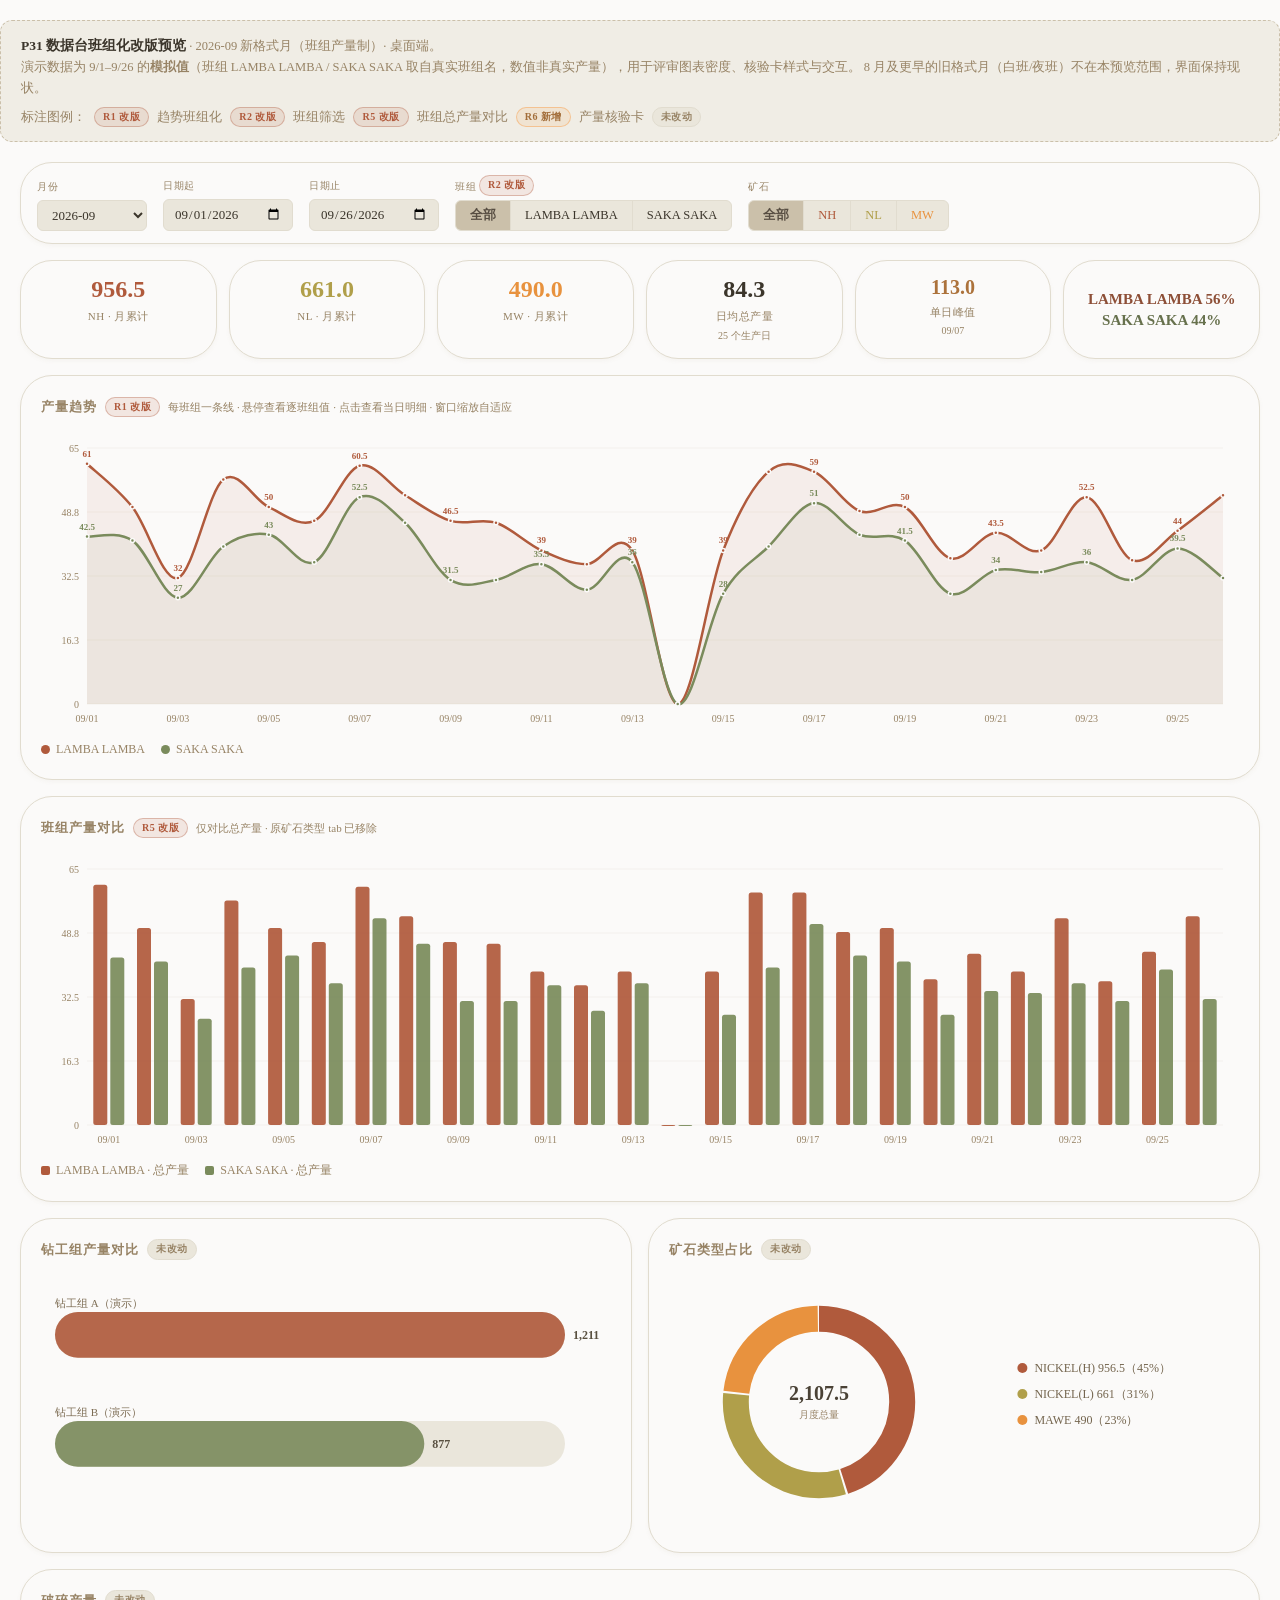
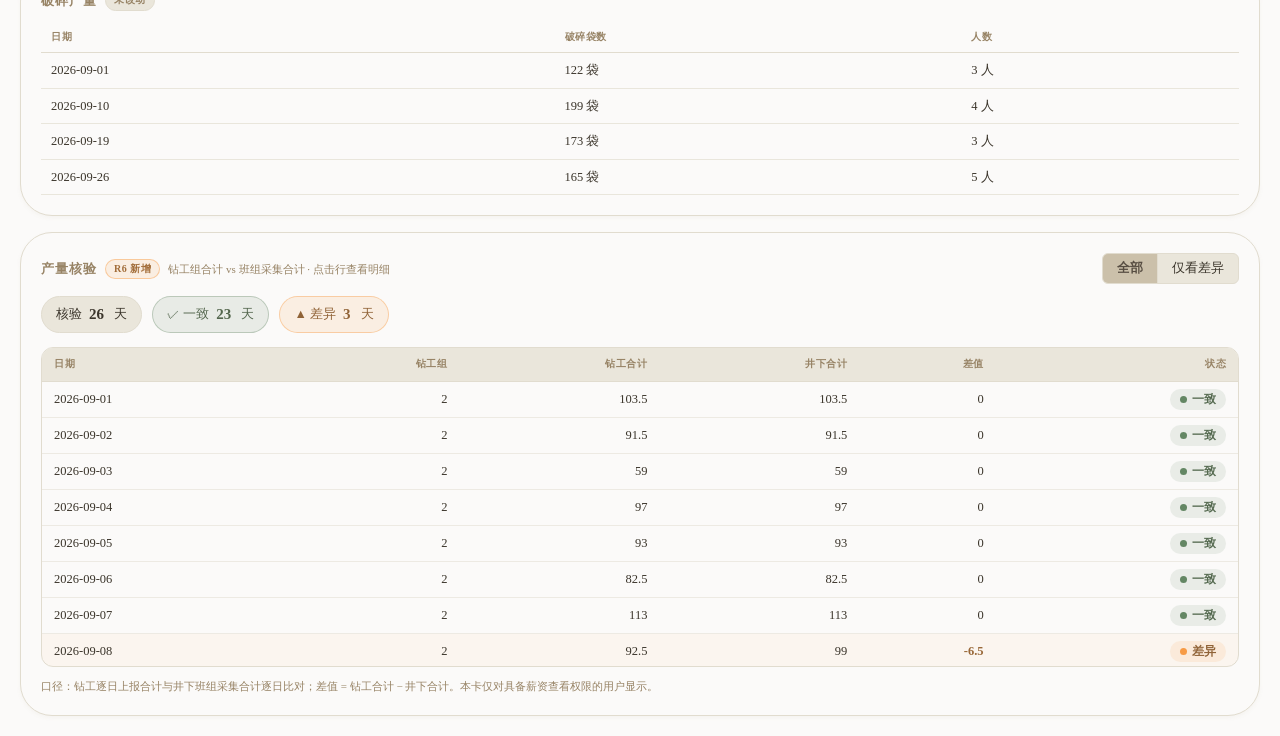
<file: docs/P31_DASHBOARD_TEAM_PREVIEW.html>
<!DOCTYPE html>
<html lang="zh-CN">
<head>
<meta charset="UTF-8">
<meta name="viewport" content="width=device-width, initial-scale=1.0">
<title>数据台班组化改版预览 · P31</title>
<style>
/* ════════════════════════════════════════════════
   P31 数据台班组化改版预览
   Tokens 绑定自 enprizon-salary/static/css/style.css（Golden Time 体系）
   ════════════════════════════════════════════════ */
:root {
  --background: hsl(40 16% 98%);
  --card: hsl(40 16% 98%);
  --foreground: hsl(37.5 15.69% 20%);
  --muted-foreground: hsl(36 19.84% 49.41%);
  --primary: hsl(37.5 15.69% 20%);
  --secondary: hsl(55 24% 49.02%);
  --muted: hsl(44 26.32% 88.82%);
  --accent: hsl(40 24.09% 73.14%);
  --accent-foreground: hsl(30 14% 30%);
  --border: hsl(43.33 23.08% 84.71%);
  --input: hsl(44 26.32% 88.82%);
  --ring: hsl(37.5 15.69% 20%);
  --radius: 2rem;
  --shadow: 0 2px 4px 0 hsl(35 15% 50% / 0.06);
  --success: hsl(120 15% 46%);
  --success-bg: hsl(120 15% 46% / 0.12);
  --warning: hsl(28.99 91.75% 61.96%);
  --warning-bg: hsl(28.99 91.75% 61.96% / 0.12);
  /* 矿石语义色（style.css:2377-2382） */
  --nh-color: #B05A3C;
  --nh-color-bg: rgba(176,90,60,0.12);
  --nl-color: #B09F4A;
  --nl-color-bg: rgba(176,159,74,0.12);
  --mw-color: #E8923E;
  --mw-color-bg: rgba(232,146,62,0.12);
  /* 班组线色（P31 新增，暖色系派生） */
  --team-1: #B05A3C;
  --team-2: #7A8B5C;
  /* 全局字体：Georgia 的数字默认为 oldstyle（高低不齐），改用默认 lining 的 Times 回退；
     body 上全局声明 lining+tabular，Fraunces 加载时同样生效 */
  --font-main: 'Fraunces', 'Times New Roman', ui-serif, serif;
  --text: var(--foreground);
  --text-muted: var(--muted-foreground);
}
* { box-sizing: border-box; margin: 0; padding: 0; }
html { -webkit-text-size-adjust: 100%; }
body {
  font-family: var(--font-main);
  font-variant-numeric: lining-nums tabular-nums;
  background: var(--background);
  color: var(--text);
  font-size: 14px;
  line-height: 1.65;
  min-height: 100vh;
  -webkit-font-smoothing: antialiased;
}
button { font-family: var(--font-main); cursor: pointer; }
:focus-visible { outline: 2px solid var(--ring); outline-offset: 1px; border-radius: 4px; }

/* ── 预览横幅（评审用，非产品 UI） ── */
.preview-banner {
  max-width: 1440px;
  margin: 20px auto 0;
  padding: 14px 20px;
  border: 1px dashed var(--accent);
  border-radius: 12px;
  background: hsl(44 26.32% 92%);
  font-size: 12.5px;
  color: var(--text-muted);
}
.preview-banner strong { color: var(--text); font-size: 13.5px; }
.preview-banner .legend { display: flex; gap: 8px; flex-wrap: wrap; margin-top: 8px; align-items: center; }
.rev-chip {
  display: inline-block;
  font-size: 10px;
  font-weight: 600;
  letter-spacing: 0.5px;
  padding: 1px 8px;
  border-radius: 999px;
  white-space: nowrap;
  vertical-align: 2px;
}
.rev-chip.new { background: var(--warning-bg); color: color-mix(in srgb, var(--warning) 55%, var(--foreground)); border: 1px solid color-mix(in srgb, var(--warning) 45%, transparent); }
.rev-chip.mod { background: var(--nh-color-bg); color: var(--nh-color); border: 1px solid color-mix(in srgb, var(--nh-color) 35%, transparent); }
.rev-chip.keep { background: var(--muted); color: var(--text-muted); border: 1px solid var(--border); }

/* ── 主内容（对齐 .main） ── */
.main { max-width: 1440px; margin: 0 auto; padding: 20px; }
.data-dashboard { display: grid; gap: 16px; grid-template-columns: 1fr; }
.data-dashboard > .card { min-width: 0; } /* R3 修复：grid 子项可收缩 */

.card {
  background: var(--card);
  border: 1px solid var(--border);
  border-radius: var(--radius);
  padding: 20px;
  box-shadow: var(--shadow);
  transition: border-color 0.2s ease, box-shadow 0.2s ease;
}
.card:hover { border-color: var(--accent); }

/* ── 控制栏（对齐 .dash-controls） ── */
.dash-controls { padding: 12px 16px; }
.dash-controls-row { display: flex; gap: 16px; align-items: flex-end; flex-wrap: wrap; }
.dash-ctrl-group { display: flex; flex-direction: column; gap: 4px; }
.dash-ctrl-label { font-size: 10px; text-transform: uppercase; letter-spacing: 0.5px; color: var(--text-muted); }
.dash-select {
  background: var(--input); color: var(--foreground);
  border: 1px solid var(--border); border-radius: 6px;
  padding: 6px 10px; font-size: 13px; min-width: 110px;
  cursor: pointer; font-family: var(--font-main);
}
.dash-input {
  background: var(--input); color: var(--foreground);
  border: 1px solid var(--border); border-radius: 6px;
  padding: 6px 10px; font-size: 13px; width: 130px;
  font-family: var(--font-main);
}
.dash-segmented { display: inline-flex; background: var(--input); border: 1px solid var(--border); border-radius: 6px; overflow: hidden; }
.dash-seg-btn {
  border: none; background: transparent; color: var(--text);
  padding: 7px 14px; font-size: 12.5px; line-height: 1.2;
  border-right: 1px solid var(--border);
  transition: background 0.15s ease;
  min-width: 44px;
}
.dash-seg-btn:last-child { border-right: none; }
.dash-seg-btn:hover { background: hsl(44 26% 82%); } /* L 88.82→82，仅背景位移 */
.dash-seg-btn.active { background: var(--accent); color: var(--accent-foreground); font-weight: 600; }

/* ── KPI（对齐 .dash-kpi-grid / .stat-glass） ── */
.dash-kpi-grid { display: grid; grid-template-columns: repeat(6, 1fr); gap: 12px; }
.stat-glass {
  padding: 14px 12px; text-align: center;
  border-radius: var(--radius); border: 1px solid var(--border);
  background: var(--card); box-shadow: var(--shadow);
  transition: border-color 0.2s ease;
}
.stat-glass:hover { border-color: var(--accent); }
.stat-glass .value { font-size: 24px; font-weight: 700; line-height: 1.2; }
/* KPI 数值字体规范：lining + 等宽数字，回退栈保证无 webfont 时数字依旧等高等宽 */
.dash-kpi-grid .stat-glass .value {
  font-family: 'Fraunces', 'Times New Roman', Georgia, serif;
  font-variant-numeric: lining-nums tabular-nums;
  font-feature-settings: 'lnum' 1, 'tnum' 1;
}
.dash-kpi-grid .stat-glass .value .kpi-unit { font-size: 12px; font-weight: 400; color: var(--text-muted); margin-left: 4px; letter-spacing: 0; }
.dash-kpi-grid .stat-glass .sub, .dash-kpi-grid .stat-glass .small { font-variant-numeric: lining-nums tabular-nums; }
.stat-glass .label { font-size: 11px; margin-top: 4px; color: var(--text-muted); text-transform: uppercase; letter-spacing: 0.5px; }
.stat-glass .sub { font-size: 10px; color: var(--text-muted); margin-top: 2px; }
.kpi-nh .value { color: var(--nh-color); }
.kpi-nl .value { color: var(--nl-color); }
.kpi-mw .value { color: var(--mw-color); }
.kpi-peak .value { color: color-mix(in srgb, var(--warning) 60%, var(--foreground)); font-size: 20px; }
/* 班组汇总卡：仅显示占比，百分比上移至数值位，垂直居中 */
.dash-kpi-grid .stat-glass.kpi-team { display: flex; align-items: center; justify-content: center; }
.dash-kpi-grid .stat-glass.kpi-team .value { font-size: 15px; font-weight: 600; color: var(--text-muted); display: flex; flex-direction: column; gap: 3px; }
.kpi-team .pct-l { color: color-mix(in srgb, var(--team-1) 70%, var(--foreground)); }
.kpi-team .pct-s { color: color-mix(in srgb, var(--team-2) 70%, var(--foreground)); }

/* ── 图表卡 ── */
.dash-chart-title { font-size: 13px; letter-spacing: 1px; text-transform: uppercase; color: var(--text-muted); margin-bottom: 12px; font-weight: 600; display: flex; align-items: center; gap: 8px; flex-wrap: wrap; }
.dash-chart-title .title-note { font-size: 11px; letter-spacing: 0; text-transform: none; font-weight: 400; }
.chart-fixed-h { position: relative; width: 100%; height: 300px; } /* R3：固定高容器 */
.chart-fixed-h.h260 { height: 260px; }
.chart-fixed-h svg { display: block; }
.chart-tip {
  position: absolute; pointer-events: none; z-index: 5;
  background: rgba(59,53,43,0.95); color: #fbfaf9;
  border: 1px solid rgba(203,192,170,0.4); border-radius: 8px;
  padding: 8px 12px; font-size: 12px; line-height: 1.55;
  display: none; max-width: 260px;
  box-shadow: 0 4px 16px rgba(40,35,25,0.25);
}
.chart-tip .tip-title { color: #cbc0aa; font-weight: 600; margin-bottom: 2px; }
.chart-legend { display: flex; gap: 16px; flex-wrap: wrap; margin-top: 10px; font-size: 12px; color: #978365; }
.chart-legend .lg { display: inline-flex; align-items: center; gap: 6px; }
.chart-legend .dot { width: 9px; height: 9px; border-radius: 50%; flex: none; }

/* ── 双栏 ── */
.dash-two-col { display: grid; grid-template-columns: 1fr 1fr; gap: 16px; }
.dash-two-col > .card { min-width: 0; }

/* ── 破碎表格（不变卡） ── */
.mini-table { width: 100%; border-collapse: collapse; font-size: 12.5px; }
.mini-table th { text-align: left; font-size: 10px; text-transform: uppercase; letter-spacing: 0.5px; color: var(--text-muted); padding: 6px 10px; border-bottom: 1px solid var(--border); font-weight: 600; }
.mini-table td { padding: 7px 10px; border-bottom: 1px solid hsl(43 23% 89%); }

/* ── 产量核验卡（R6 新增） ── */
.verify-head { display: flex; align-items: center; justify-content: space-between; gap: 12px; flex-wrap: wrap; margin-bottom: 12px; }
.verify-chips { display: flex; gap: 10px; flex-wrap: wrap; margin-bottom: 14px; }
.v-chip { display: inline-flex; align-items: center; gap: 7px; font-size: 12.5px; padding: 5px 14px; border-radius: 999px; border: 1px solid var(--border); background: var(--input); }
.v-chip b { font-size: 15px; }
.v-chip.total b { color: var(--text); }
.v-chip.ok { background: var(--success-bg); border-color: color-mix(in srgb, var(--success) 35%, transparent); }
.v-chip.ok b, .v-chip.ok { color: color-mix(in srgb, var(--success) 60%, var(--foreground)); }
.v-chip.warn { background: var(--warning-bg); border-color: color-mix(in srgb, var(--warning) 40%, transparent); }
.v-chip.warn b { color: color-mix(in srgb, var(--warning) 45%, var(--foreground)); }
.v-chip.warn { color: color-mix(in srgb, var(--warning) 45%, var(--foreground)); }
.verify-table-wrap { max-height: 320px; overflow: auto; border: 1px solid var(--border); border-radius: 12px; }
.verify-table { width: 100%; border-collapse: collapse; font-size: 12.5px; }
.verify-table thead th {
  position: sticky; top: 0; background: var(--input); z-index: 2;
  text-align: right; font-size: 10px; text-transform: uppercase; letter-spacing: 0.5px;
  color: var(--text-muted); padding: 8px 12px; font-weight: 600;
  border-bottom: 1px solid var(--border); white-space: nowrap;
}
.verify-table thead th:first-child, .verify-table td:first-child { text-align: left; }
.verify-table td { padding: 7px 12px; border-bottom: 1px solid hsl(43 23% 91%); text-align: right; font-variant-numeric: tabular-nums; white-space: nowrap; }
.verify-table tbody tr { cursor: pointer; transition: background 0.12s ease; }
.verify-table tbody tr:hover { background: var(--muted); }
.verify-table tbody tr.is-bad td { background: hsl(29 92% 61.96% / 0.05); }
.badge { display: inline-flex; align-items: center; gap: 5px; font-size: 11.5px; font-weight: 600; padding: 1px 10px; border-radius: 999px; white-space: nowrap; }
.badge.ok { background: var(--success-bg); color: color-mix(in srgb, var(--success) 65%, var(--foreground)); }
.badge.warn { background: var(--warning-bg); color: color-mix(in srgb, var(--warning) 45%, var(--foreground)); }
.badge .bd { width: 7px; height: 7px; border-radius: 50%; flex: none; }
.badge.ok .bd { background: var(--success); }
.badge.warn .bd { background: var(--warning); }
td.diff-bad { color: color-mix(in srgb, var(--warning) 50%, var(--foreground)); font-weight: 600; }
.verify-note { font-size: 11px; color: var(--text-muted); margin-top: 10px; }

/* ── Toast（对齐 showToast 弹层） ── */
.toast-box {
  position: fixed; left: 50%; bottom: 32px; transform: translateX(-50%);
  background: rgba(59,53,43,0.96); color: #fbfaf9;
  border: 1px solid rgba(203,192,170,0.4); border-radius: 12px;
  padding: 12px 20px; font-size: 12.5px; z-index: 50;
  box-shadow: 0 8px 24px rgba(40,35,25,0.3);
  display: none; max-width: min(480px, 92vw); text-align: center;
}
.toast-box .tt { color: #cbc0aa; font-weight: 700; margin-bottom: 4px; }

/* ── 响应式（对齐 900/600 断点） ── */
@media (max-width: 1100px) {
  .dash-kpi-grid { grid-template-columns: repeat(3, 1fr); }
}
@media (max-width: 900px) {
  .chart-fixed-h { height: 240px; }
  .chart-fixed-h.h260 { height: 200px; }
  .dash-two-col { grid-template-columns: 1fr; }
}
@media (max-width: 600px) {
  .main { padding: 10px; }
  .card { padding: 14px; border-radius: 1.2rem; }
  .dash-kpi-grid { grid-template-columns: repeat(2, 1fr); }
  .chart-fixed-h { height: 200px; }
  .chart-fixed-h.h260 { height: 180px; }
  .verify-table-wrap { max-height: 260px; }
}
</style>
</head>
<body>

<!-- ═══ 预览横幅（评审标注，非产品 UI） ═══ -->
<div class="preview-banner" data-od-id="preview-banner">
  <strong>P31 数据台班组化改版预览</strong> · 2026-09 新格式月（班组产量制）· 桌面端。<br>
  演示数据为 9/1–9/26 的<b>模拟值</b>（班组 LAMBA LAMBA / SAKA SAKA 取自真实班组名，数值非真实产量），用于评审图表密度、核验卡样式与交互。
  8 月及更早的旧格式月（白班/夜班）不在本预览范围，界面保持现状。
  <div class="legend">
    <span>标注图例：</span>
    <span class="rev-chip mod">R1 改版</span><span>趋势班组化</span>
    <span class="rev-chip mod">R2 改版</span><span>班组筛选</span>
    <span class="rev-chip mod">R5 改版</span><span>班组总产量对比</span>
    <span class="rev-chip new">R6 新增</span><span>产量核验卡</span>
    <span class="rev-chip keep">未改动</span>
  </div>
</div>

<main class="main">
  <div class="data-dashboard">

    <!-- ═══ 控制栏 ═══ -->
    <div class="card dash-controls" data-od-id="dash-controls">
      <div class="dash-controls-row">
        <div class="dash-ctrl-group">
          <label class="dash-ctrl-label" for="monthSel">月份</label>
          <select id="monthSel" class="dash-select" data-od-id="month-select">
            <option selected>2026-09</option>
            <option>2026-08</option>
            <option>2026-07</option>
          </select>
        </div>
        <div class="dash-ctrl-group">
          <label class="dash-ctrl-label" for="dateFrom">日期起</label>
          <input type="date" id="dateFrom" class="dash-input" value="2026-09-01">
        </div>
        <div class="dash-ctrl-group">
          <label class="dash-ctrl-label" for="dateTo">日期止</label>
          <input type="date" id="dateTo" class="dash-input" value="2026-09-26">
        </div>
        <div class="dash-ctrl-group">
          <span class="dash-ctrl-label">班组 <span class="rev-chip mod">R2 改版</span></span>
          <div class="dash-segmented" id="teamSeg" data-od-id="team-filter" role="group" aria-label="班组筛选"></div>
        </div>
        <div class="dash-ctrl-group">
          <span class="dash-ctrl-label">矿石</span>
          <div class="dash-segmented" id="oreSeg" data-od-id="ore-filter" role="group" aria-label="矿石筛选">
            <button class="dash-seg-btn active" data-v="all">全部</button>
            <button class="dash-seg-btn" data-v="nh" style="color:var(--nh-color);">NH</button>
            <button class="dash-seg-btn" data-v="nl" style="color:var(--nl-color);">NL</button>
            <button class="dash-seg-btn" data-v="mw" style="color:var(--mw-color);">MW</button>
          </div>
        </div>
      </div>
    </div>

    <!-- ═══ KPI ═══ -->
    <div class="dash-kpi-grid" id="kpiGrid" data-od-id="kpi-grid"></div>

    <!-- ═══ 产量趋势（R1 改版：班组线） ═══ -->
    <div class="card" data-od-id="card-trend">
      <h2 class="dash-chart-title">产量趋势
        <span class="rev-chip mod">R1 改版</span>
        <span class="title-note">每班组一条线 · 悬停查看逐班组值 · 点击查看当日明细 · 窗口缩放自适应</span>
      </h2>
      <div class="chart-fixed-h" id="trendBox" data-od-id="trend-chart"><div class="chart-tip" id="trendTip"></div></div>
      <div class="chart-legend" id="trendLegend"></div>
    </div>

    <!-- ═══ 班组产量对比（R5 改版：替代白班 vs 夜班） ═══ -->
    <div class="card" data-od-id="card-team-compare">
      <h2 class="dash-chart-title">班组产量对比
        <span class="rev-chip mod">R5 改版</span>
        <span class="title-note">仅对比总产量 · 原矿石类型 tab 已移除</span>
      </h2>
      <div class="chart-fixed-h" id="cmpBox" data-od-id="team-compare-chart"><div class="chart-tip" id="cmpTip"></div></div>
      <div class="chart-legend" id="cmpLegend"></div>
    </div>

    <!-- ═══ 双栏（未改动卡） ═══ -->
    <div class="dash-two-col">
      <div class="card" data-od-id="card-driller">
        <h2 class="dash-chart-title">钻工组产量对比 <span class="rev-chip keep">未改动</span></h2>
        <div class="chart-fixed-h h260" id="drillerBox" data-od-id="driller-chart"><div class="chart-tip" id="drillerTip"></div></div>
      </div>
      <div class="card" data-od-id="card-ore-pie">
        <h2 class="dash-chart-title">矿石类型占比 <span class="rev-chip keep">未改动</span></h2>
        <div class="chart-fixed-h h260" id="pieBox" data-od-id="ore-pie-chart"></div>
      </div>
    </div>

    <!-- ═══ 破碎产量（未改动卡） ═══ -->
    <div class="card" data-od-id="card-crush">
      <h2 class="dash-chart-title">破碎产量 <span class="rev-chip keep">未改动</span></h2>
      <table class="mini-table" data-od-id="crush-table">
        <thead><tr><th>日期</th><th>破碎袋数</th><th>人数</th></tr></thead>
        <tbody id="crushBody"></tbody>
      </table>
    </div>

    <!-- ═══ 产量核验（R6 新增卡） ═══ -->
    <div class="card" data-od-id="card-verify">
      <div class="verify-head">
        <h2 class="dash-chart-title" style="margin-bottom:0;">产量核验
          <span class="rev-chip new">R6 新增</span>
          <span class="title-note">钻工组合计 vs 班组采集合计 · 点击行查看明细</span>
        </h2>
        <div class="dash-segmented" id="verifySeg" data-od-id="verify-filter" role="group" aria-label="核验筛选">
          <button class="dash-seg-btn active" data-v="all">全部</button>
          <button class="dash-seg-btn" data-v="diff">仅看差异</button>
        </div>
      </div>
      <div class="verify-chips" id="verifyChips" data-od-id="verify-chips"></div>
      <div class="verify-table-wrap" data-od-id="verify-table">
        <table class="verify-table">
          <thead><tr>
            <th>日期</th><th>钻工组</th><th>钻工合计</th><th>井下合计</th><th>差值</th><th>状态</th>
          </tr></thead>
          <tbody id="verifyBody"></tbody>
        </table>
      </div>
      <p class="verify-note">口径：钻工逐日上报合计与井下班组采集合计逐日比对；差值 = 钻工合计 − 井下合计。本卡仅对具备薪资查看权限的用户显示。</p>
    </div>

  </div>
</main>

<div class="toast-box" id="toast" role="status" aria-live="polite"></div>

<script>
/* ════════════════════════════════════════════════
   演示数据（确定性伪随机，非真实产量）
   班组名取自项目 employee_groups：LAMBA LAMBA / SAKA SAKA
   ════════════════════════════════════════════════ */
function rng(seed) {
  return function() {
    seed |= 0; seed = seed + 0x6D2B79F5 | 0;
    let t = Math.imul(seed ^ seed >>> 15, 1 | seed);
    t = t + Math.imul(t ^ t >>> 7, 61 | t) ^ t;
    return ((t ^ t >>> 14) >>> 0) / 4294967296;
  };
}
const TEAMS = [
  { id: 1, name: 'LAMBA LAMBA', color: '#B05A3C', base: { nh: 22, nl: 15, mw: 11 } },
  { id: 2, name: 'SAKA SAKA',  color: '#7A8B5C', base: { nh: 17, nl: 12, mw: 9 } },
];
const DAYS = [];          // [{date:'2026-09-01', teams:[{id,name,nh,nl,mw,total}]}]
const VERIFY = [];        // [{date, groups, drillerTotal, shiftTotal, diff, match, detail}]
const CRUSH = [];
(function buildData() {
  const r = rng(20260901);
  const zeroDays = { 14: true }; // 9/14 停产日（测试零值处理）
  const MIS = { 8: 6.5, 17: 4.0, 22: 9.0 }; // 差异日：钻工合计 < 井下合计
  for (let d = 1; d <= 26; d++) {
    const date = '2026-09-' + String(d).padStart(2, '0');
    const swing = zeroDays[d] ? 0 : (0.72 + r() * 0.56);
    const teams = TEAMS.map((t, ti) => {
      const s = swing * (0.85 + r() * 0.3);
      const nh = Math.round(t.base.nh * s * 2) / 2;
      const nl = Math.round(t.base.nl * s * 2) / 2;
      const mw = Math.round(t.base.mw * s * 2) / 2;
      return { id: t.id, name: t.name, color: t.color, nh, nl, mw, total: nh + nl + mw };
    });
    DAYS.push({ date, teams });
    // 核验：两个钻工组，合计 ≈ 井下合计；差异日少报
    const shiftTotal = teams.reduce((a, t) => a + t.total, 0);
    const cut = MIS[d] || 0;
    const gA = Math.round((shiftTotal * 0.58 - cut * 0.6) * 2) / 2;
    const gB = Math.round((shiftTotal * 0.42 - cut * 0.4) * 2) / 2;
    const drillerTotal = Math.round((gA + gB) * 2) / 2;
    VERIFY.push({
      date, groups: zeroDays[d] ? 0 : 2,
      drillerTotal, shiftTotal,
      diff: Math.round((drillerTotal - shiftTotal) * 2) / 2,
      match: drillerTotal === shiftTotal,
      detail: [
        { name: '钻工组 A', total: gA },
        { name: '钻工组 B', total: gB },
      ],
    });
    if (d % 9 === 1 || d === 26) {
      CRUSH.push({ date, bags: 120 + Math.round(r() * 80), ppl: 3 + Math.round(r() * 2) });
    }
  }
})();

/* ── 工具 ── */
const $ = (id) => document.getElementById(id);
const fmt = (v) => (Math.round(v * 10) / 10).toLocaleString('en-US', { maximumFractionDigits: 1 });
const mmdd = (d) => d.slice(5).replace('-', '/');
const NS = 'http://www.w3.org/2000/svg';
function el(tag, attrs) {
  const e = document.createElementNS(NS, tag);
  for (const k in attrs) e.setAttribute(k, attrs[k]);
  return e;
}
function niceMax(v) {
  if (v <= 0) return 10;
  const mag = Math.pow(10, Math.floor(Math.log10(v)));
  return Math.ceil(v / (mag / 2)) * (mag / 2);
}
let toastTimer = null;
function showToast(html, ms) {
  const t = $('toast');
  t.innerHTML = html;
  t.style.display = 'block';
  clearTimeout(toastTimer);
  toastTimer = setTimeout(() => { t.style.display = 'none'; }, ms || 4000);
}
function bindSeg(segId, fn) {
  const seg = $(segId);
  seg.addEventListener('click', (e) => {
    const btn = e.target.closest('.dash-seg-btn');
    if (!btn) return;
    seg.querySelectorAll('.dash-seg-btn').forEach(b => b.classList.remove('active'));
    btn.classList.add('active');
    fn(btn.dataset.v);
  });
}

/* ── 筛选状态 ── */
const F = { team: 'all', ore: 'all', verify: 'all' };

/* ════════════════ KPI ════════════════ */
function renderKPI() {
  let nh = 0, nl = 0, mw = 0, peak = 0, peakDate = '', days = 0;
  DAYS.forEach(d => {
    d.teams.forEach(t => { nh += t.nh; nl += t.nl; mw += t.mw; });
    const tot = d.teams.reduce((a, t) => a + t.total, 0);
    if (tot > 0) { days++; if (tot > peak) { peak = tot; peakDate = d.date; } }
  });
  const avg = days ? (nh + nl + mw) / days : 0;
  // KPI 数值统一规格：固定 1 位小数 + 千分位（与图表/表格区隔，仅 KPI 使用）
  const fmtK = (v) => v.toLocaleString('en-US', { minimumFractionDigits: 1, maximumFractionDigits: 1 });
  // 班组占比（数据驱动，替代原"2 班组/班组汇总"卡内容）
  const teamSum = {};
  DAYS.forEach(d => d.teams.forEach(t => { teamSum[t.name] = (teamSum[t.name] || 0) + t.total; }));
  const grand = Object.values(teamSum).reduce((a, b) => a + b, 0) || 1;
  const pct = (name) => Math.round((teamSum[name] || 0) / grand * 100);
  const kpis = [
    { cls: 'kpi-nh', v: fmtK(nh), l: 'NH · 月累计' },
    { cls: 'kpi-nl', v: fmtK(nl), l: 'NL · 月累计' },
    { cls: 'kpi-mw', v: fmtK(mw), l: 'MW · 月累计' },
    { cls: '', v: fmtK(avg), l: '日均总产量', sub: days + ' 个生产日' },
    { cls: 'kpi-peak', v: fmtK(peak), l: '单日峰值', sub: peakDate ? mmdd(peakDate) : '' },
    { cls: 'kpi-team', pctOnly: true },
  ];
  $('kpiGrid').innerHTML = kpis.map(k => {
    if (k.pctOnly) {
      return '<div class="stat-glass kpi-team"><div class="value">' +
        '<span class="pct-l">' + TEAMS[0].name + ' ' + pct(TEAMS[0].name) + '%</span>' +
        '<span class="pct-s">' + TEAMS[1].name + ' ' + pct(TEAMS[1].name) + '%</span>' +
        '</div></div>';
    }
    return '<div class="stat-glass ' + k.cls + '"><div class="value">' + k.v +
      (k.unit ? '<span class="kpi-unit">' + k.unit + '</span>' : '') + '</div>' +
      '<div class="label">' + k.l + '</div>' +
      (k.sub ? '<div class="sub">' + k.sub + '</div>' : '') + '</div>';
  }).join('');
}

/* ════════════════ 产量趋势（R1：班组线） ════════════════ */
function trendSeries() {
  const ore = F.ore;
  return TEAMS
    .filter(t => F.team === 'all' || String(t.id) === F.team)
    .map(t => ({
      name: t.name, color: t.color,
      data: DAYS.map(d => {
        const tm = d.teams.find(x => x.id === t.id);
        if (!tm) return 0;
        return ore === 'all' ? tm.total : (tm[ore] || 0);
      }),
    }));
}
function catmullPath(pts) {
  if (pts.length < 2) return '';
  let p = 'M' + pts[0].x + ',' + pts[0].y;
  for (let i = 0; i < pts.length - 1; i++) {
    const p0 = pts[Math.max(0, i - 1)], p1 = pts[i], p2 = pts[i + 1], p3 = pts[Math.min(pts.length - 1, i + 2)];
    const c1x = p1.x + (p2.x - p0.x) / 6, c1y = p1.y + (p2.y - p0.y) / 6;
    const c2x = p2.x - (p3.x - p1.x) / 6, c2y = p2.y - (p3.y - p1.y) / 6;
    p += 'C' + c1x.toFixed(1) + ',' + c1y.toFixed(1) + ' ' + c2x.toFixed(1) + ',' + c2y.toFixed(1) + ' ' + p2.x.toFixed(1) + ',' + p2.y.toFixed(1);
  }
  return p;
}
function renderTrend() {
  const box = $('trendBox'), tip = $('trendTip');
  box.querySelectorAll('svg, .hover-line').forEach(n => n.remove());
  const W = box.clientWidth, H = box.clientHeight;
  if (W < 60) return;
  const M = { l: 46, r: 16, t: 18, b: 26 };
  const iw = W - M.l - M.r, ih = H - M.t - M.b;
  const n = DAYS.length;
  const series = trendSeries();
  const maxY = niceMax(Math.max(1, ...series.flatMap(s => s.data)));
  const x = (i) => M.l + (n === 1 ? iw / 2 : i * iw / (n - 1));
  const y = (v) => M.t + ih - (v / maxY) * ih;

  const svg = el('svg', { width: W, height: H, viewBox: '0 0 ' + W + ' ' + H, role: 'img', 'aria-label': '产量趋势图（按班组）' });
  // 网格 + y 刻度
  for (let g = 0; g <= 4; g++) {
    const gy = M.t + ih * g / 4;
    svg.appendChild(el('line', { x1: M.l, x2: W - M.r, y1: gy, y2: gy, stroke: 'rgba(203,192,170,0.15)', 'stroke-width': 1 }));
    const lbl = el('text', { x: M.l - 8, y: gy + 3.5, 'text-anchor': 'end', 'font-size': 10, fill: '#978365', 'font-family': 'inherit' });
    lbl.textContent = fmt(maxY * (4 - g) / 4);
    svg.appendChild(lbl);
  }
  // x 刻度（autoSkip：≥15 条上限）
  const step = Math.ceil(n / (W < 700 ? 8 : 15));
  for (let i = 0; i < n; i += step) {
    const lbl = el('text', { x: x(i), y: H - 8, 'text-anchor': 'middle', 'font-size': 10, fill: '#978365', 'font-family': 'inherit' });
    lbl.textContent = mmdd(DAYS[i].date);
    svg.appendChild(lbl);
  }
  // 班组线 + 面积 + 抽样数据标签（>16 天每 2 个标 1 个）
  const labelStep = n > 16 ? 2 : 1;
  series.forEach(s => {
    const pts = s.data.map((v, i) => ({ x: x(i), y: y(v) }));
    svg.appendChild(el('path', { d: catmullPath(pts) + 'L' + pts[pts.length - 1].x + ',' + (M.t + ih) + 'L' + pts[0].x + ',' + (M.t + ih) + 'Z', fill: s.color, opacity: 0.08 }));
    svg.appendChild(el('path', { d: catmullPath(pts), fill: 'none', stroke: s.color, 'stroke-width': 2.5, 'stroke-linecap': 'round' }));
    pts.forEach((p, i) => {
      svg.appendChild(el('circle', { cx: p.x, cy: p.y, r: i === hoverIdx.trend ? 4.5 : 2, fill: s.color, stroke: '#fbfaf9', 'stroke-width': 1.5 }));
      if (i % labelStep === 0 && s.data[i] > 0) {
        const t = el('text', { x: p.x, y: p.y - 7, 'text-anchor': 'middle', 'font-size': 9, 'font-weight': 600, fill: s.color, 'font-family': 'inherit' });
        t.textContent = fmt(s.data[i]);
        svg.appendChild(t);
      }
    });
  });
  // 悬停参考线
  const guide = el('line', { x1: 0, x2: 0, y1: M.t, y2: M.t + ih, stroke: 'rgba(60,53,43,0.28)', 'stroke-dasharray': '3,3', visibility: 'hidden' });
  svg.appendChild(guide);
  // 悬停捕获层
  const hit = el('rect', { x: M.l, y: M.t, width: iw, height: ih, fill: 'transparent' });
  svg.appendChild(hit);
  box.appendChild(svg);

  hit.addEventListener('mousemove', (e) => {
    const r = box.getBoundingClientRect();
    const px = e.clientX - r.left;
    const i = Math.max(0, Math.min(n - 1, Math.round((px - M.l) / (iw / (n - 1)))));
    guide.setAttribute('x1', x(i)); guide.setAttribute('x2', x(i));
    guide.setAttribute('visibility', 'visible');
    const d = DAYS[i];
    let html = '<div class="tip-title">' + d.date + '</div>';
    d.teams.forEach(t => {
      const v = F.ore === 'all' ? t.total : (t[F.ore] || 0);
      html += '<div><span style="display:inline-block;width:8px;height:8px;border-radius:50%;background:' + t.color + ';margin-right:6px;"></span>' + t.name + '：' + fmt(v) + '</div>';
    });
    tip.innerHTML = html;
    tip.style.display = 'block';
    const tw = tip.offsetWidth;
    tip.style.left = Math.min(Math.max(x(i) - tw / 2, 4), W - tw - 4) + 'px';
    tip.style.top = '8px';
  });
  hit.addEventListener('mouseleave', () => { tip.style.display = 'none'; guide.setAttribute('visibility', 'hidden'); });
  hit.addEventListener('click', (e) => {
    const r = box.getBoundingClientRect();
    const i = Math.max(0, Math.min(n - 1, Math.round(((e.clientX - r.left) - M.l) / (iw / (n - 1)))));
    const d = DAYS[i];
    const rows = d.teams.map(t => '<div style="margin-top:3px;">' + t.name + '：NH ' + fmt(t.nh) + ' · NL ' + fmt(t.nl) + ' · MW ' + fmt(t.mw) + ' ＝ <b>' + fmt(t.total) + '</b></div>').join('');
    showToast('<div class="tt">' + d.date + ' 当日明细</div>' + rows);
  });

  $('trendLegend').innerHTML = series.map(s =>
    '<span class="lg"><span class="dot" style="background:' + s.color + '"></span>' + s.name + '</span>').join('');
}
const hoverIdx = { trend: -1 };

/* ════════════════ 班组产量对比（R5：总产量分组柱） ════════════════ */
function renderCompare() {
  const box = $('cmpBox'), tip = $('cmpTip');
  box.querySelectorAll('svg').forEach(n => n.remove());
  const W = box.clientWidth, H = box.clientHeight;
  if (W < 60) return;
  const M = { l: 46, r: 16, t: 18, b: 26 };
  const iw = W - M.l - M.r, ih = H - M.t - M.b;
  const n = DAYS.length;
  const maxY = niceMax(Math.max(1, ...DAYS.map(d => Math.max(...d.teams.map(t => t.total)))));
  const y = (v) => M.t + ih - (v / maxY) * ih;
  const band = iw / n;
  const barW = Math.max(3, Math.min(14, band / 2.8));

  const svg = el('svg', { width: W, height: H, viewBox: '0 0 ' + W + ' ' + H, role: 'img', 'aria-label': '班组总产量对比柱状图' });
  for (let g = 0; g <= 4; g++) {
    const gy = M.t + ih * g / 4;
    svg.appendChild(el('line', { x1: M.l, x2: W - M.r, y1: gy, y2: gy, stroke: 'rgba(203,192,170,0.15)', 'stroke-width': 1 }));
    const lbl = el('text', { x: M.l - 8, y: gy + 3.5, 'text-anchor': 'end', 'font-size': 10, fill: '#978365', 'font-family': 'inherit' });
    lbl.textContent = fmt(maxY * (4 - g) / 4);
    svg.appendChild(lbl);
  }
  const step = Math.ceil(n / (W < 700 ? 8 : 15));
  for (let i = 0; i < n; i += step) {
    const lbl = el('text', { x: M.l + band * i + band / 2, y: H - 8, 'text-anchor': 'middle', 'font-size': 10, fill: '#978365', 'font-family': 'inherit' });
    lbl.textContent = mmdd(DAYS[i].date);
    svg.appendChild(lbl);
  }
  DAYS.forEach((d, i) => {
    const cx = M.l + band * i + band / 2;
    d.teams.forEach((t, ti) => {
      const cnt = d.teams.length;
      const bx = cx - (cnt * barW + (cnt - 1) * 3) / 2 + ti * (barW + 3);
      svg.appendChild(el('rect', {
        x: bx.toFixed(1), y: y(t.total).toFixed(1),
        width: barW.toFixed(1), height: Math.max(1, (M.t + ih - y(t.total))).toFixed(1),
        rx: 2.5, fill: t.color, opacity: 0.92,
      }));
    });
  });
  const hit = el('rect', { x: M.l, y: M.t, width: iw, height: ih, fill: 'transparent' });
  svg.appendChild(hit);
  box.appendChild(svg);

  hit.addEventListener('mousemove', (e) => {
    const r = box.getBoundingClientRect();
    const i = Math.max(0, Math.min(n - 1, Math.floor((e.clientX - r.left - M.l) / band)));
    const d = DAYS[i];
    let html = '<div class="tip-title">' + d.date + '</div>';
    d.teams.forEach(t => { html += '<div><span style="display:inline-block;width:8px;height:8px;border-radius:2px;background:' + t.color + ';margin-right:6px;"></span>' + t.name + '：' + fmt(t.total) + '</div>'; });
    tip.innerHTML = html;
    tip.style.display = 'block';
    const cxp = M.l + band * i + band / 2;
    tip.style.left = Math.min(Math.max(cxp - tip.offsetWidth / 2, 4), W - tip.offsetWidth - 4) + 'px';
    tip.style.top = '8px';
  });
  hit.addEventListener('mouseleave', () => { tip.style.display = 'none'; });

  $('cmpLegend').innerHTML = TEAMS.map(t =>
    '<span class="lg"><span class="dot" style="background:' + t.color + ';border-radius:2px;"></span>' + t.name + ' · 总产量</span>').join('');
}

/* ════════════════ 钻工组对比（未改动示意） ════════════════ */
function renderDriller() {
  const box = $('drillerBox'), tip = $('drillerTip');
  box.querySelectorAll('svg').forEach(n => n.remove());
  const W = box.clientWidth, H = box.clientHeight;
  if (W < 60) return;
  const M = { l: 14, r: 46, t: 16, b: 26 };
  const iw = W - M.l - M.r, ih = H - M.t - M.b;
  const caps = [
    { name: '钻工组 A（演示）', v: 0 },
    { name: '钻工组 B（演示）', v: 0 },
  ];
  VERIFY.forEach(v => { caps[0].v += v.detail[0].total; caps[1].v += v.detail[1].total; });
  const maxV = Math.max(...caps.map(c => c.v)) || 1;
  const svg = el('svg', { width: W, height: H, viewBox: '0 0 ' + W + ' ' + H, role: 'img', 'aria-label': '钻工组月累计对比' });
  const rowH = ih / caps.length;
  caps.forEach((c, i) => {
    const by = M.t + rowH * i + rowH * 0.22;
    const bh = rowH * 0.42;
    svg.appendChild(el('text', { x: M.l, y: by - 5, 'font-size': 11, fill: 'hsl(36 19.84% 41%)', 'font-family': 'inherit' })).textContent = c.name;
    svg.appendChild(el('rect', { x: M.l, y: by, width: iw, height: bh, rx: bh / 2, fill: 'var(--muted)' }));
    const w = Math.max(bh, c.v / maxV * iw);
    svg.appendChild(el('rect', { x: M.l, y: by, width: w.toFixed(1), height: bh, rx: bh / 2, fill: i ? 'var(--team-2)' : 'var(--team-1)', opacity: 0.9 }));
    const lbl = el('text', { x: M.l + w + 8, y: by + bh / 2 + 4, 'font-size': 12, 'font-weight': 600, fill: 'hsl(37.5 15.69% 30%)', 'font-family': 'inherit' });
    lbl.textContent = fmt(c.v);
    svg.appendChild(lbl);
  });
  box.appendChild(svg);
}

/* ════════════════ 矿石占比（未改动示意） ════════════════ */
function renderPie() {
  const box = $('pieBox');
  box.innerHTML = '';
  const W = box.clientWidth, H = box.clientHeight;
  if (W < 60) return;
  let nh = 0, nl = 0, mw = 0;
  DAYS.forEach(d => d.teams.forEach(t => { nh += t.nh; nl += t.nl; mw += t.mw; }));
  const parts = [
    { k: 'NICKEL(H)', v: nh, c: '#B05A3C' },
    { k: 'NICKEL(L)', v: nl, c: '#B09F4A' },
    { k: 'MAWE', v: mw, c: '#E8923E' },
  ];
  const tot = nh + nl + mw;
  const cx = Math.min(W * 0.34, 150), cy = H / 2, R = Math.min(H, W * 0.5) * 0.32;
  const svg = el('svg', { width: W, height: H, viewBox: '0 0 ' + W + ' ' + H, role: 'img', 'aria-label': '矿石类型占比' });
  const C = 2 * Math.PI * R;
  let acc = 0;
  parts.forEach(p => {
    const frac = p.v / tot;
    const seg = el('circle', {
      cx, cy, r: R, fill: 'none', stroke: p.c, 'stroke-width': 26,
      'stroke-dasharray': (frac * C - 2).toFixed(1) + ' ' + (C - frac * C + 2).toFixed(1),
      'stroke-dashoffset': (-acc * C).toFixed(1),
      transform: 'rotate(-90 ' + cx + ' ' + cy + ')',
    });
    svg.appendChild(seg);
    acc += frac;
  });
  const t1 = el('text', { x: cx, y: cy - 2, 'text-anchor': 'middle', 'font-size': 20, 'font-weight': 700, fill: 'hsl(37.5 15.69% 25%)', 'font-family': 'inherit' });
  t1.textContent = fmt(tot);
  const t2 = el('text', { x: cx, y: cy + 16, 'text-anchor': 'middle', 'font-size': 10, fill: 'var(--text-muted)', 'font-family': 'inherit' });
  t2.textContent = '月度总量';
  svg.appendChild(t1); svg.appendChild(t2);
  parts.forEach((p, i) => {
    const ly = cy - 30 + i * 26;
    svg.appendChild(el('circle', { cx: W * 0.62, cy: ly - 4, r: 5, fill: p.c }));
    const lt = el('text', { x: W * 0.62 + 12, y: ly, 'font-size': 12, fill: 'hsl(36 19.84% 38%)', 'font-family': 'inherit' });
    lt.textContent = p.k + '  ' + fmt(p.v) + '（' + Math.round(p.v / tot * 100) + '%）';
    svg.appendChild(lt);
  });
  box.appendChild(svg);
}

/* ════════════════ 产量核验（R6 新增） ════════════════ */
function renderVerify() {
  const rows = VERIFY.filter(v => F.verify === 'all' || !v.match);
  const okCnt = VERIFY.filter(v => v.match).length;
  const badCnt = VERIFY.length - okCnt;
  $('verifyChips').innerHTML =
    '<span class="v-chip total">核验 <b>' + VERIFY.length + '</b>&nbsp;天</span>' +
    '<span class="v-chip ok">✓&nbsp;一致 <b>' + okCnt + '</b>&nbsp;天</span>' +
    '<span class="v-chip warn">▲&nbsp;差异 <b>' + badCnt + '</b>&nbsp;天</span>';
  $('verifyBody').innerHTML = rows.map(v => {
    const cls = v.match ? 'ok' : 'warn';
    const badge = v.match
      ? '<span class="badge ok"><span class="bd"></span>一致</span>'
      : '<span class="badge warn"><span class="bd"></span>差异</span>';
    return '<tr data-date="' + v.date + '" class="' + (v.match ? '' : 'is-bad') + '">' +
      '<td>' + v.date + '</td>' +
      '<td>' + v.groups + '</td>' +
      '<td>' + fmt(v.drillerTotal) + '</td>' +
      '<td>' + fmt(v.shiftTotal) + '</td>' +
      '<td class="' + (v.match ? '' : 'diff-bad') + '">' + (v.diff > 0 ? '+' : '') + fmt(v.diff) + '</td>' +
      '<td>' + badge + '</td></tr>';
  }).join('');
}
$('verifyBody').addEventListener('click', (e) => {
  const tr = e.target.closest('tr');
  if (!tr) return;
  const v = VERIFY.find(x => x.date === tr.dataset.date);
  if (!v) return;
  const rows = v.detail.map(g => '<div style="margin-top:3px;">' + g.name + '：<b>' + fmt(g.total) + '</b></div>').join('');
  const head = v.match ? '当日一致 ✓' : '当日差异 ▲（差 ' + fmt(v.diff) + '）';
  showToast('<div class="tt">' + v.date + ' · ' + head + '</div>' + rows +
    '<div style="margin-top:6px;color:#cbc0aa;">钻工合计 ' + fmt(v.drillerTotal) + ' / 井下合计 ' + fmt(v.shiftTotal) + '</div>');
});

/* ════════════════ 破碎（未改动示意） ════════════════ */
function renderCrush() {
  $('crushBody').innerHTML = CRUSH.map(c =>
    '<tr><td>' + c.date + '</td><td>' + c.bags + ' 袋</td><td>' + c.ppl + ' 人</td></tr>').join('');
}

/* ════════════════ 初始化与交互 ════════════════ */
function renderAll() { renderKPI(); renderTrend(); renderCompare(); renderDriller(); renderPie(); renderCrush(); renderVerify(); }
(function initControls() {
  // 班组 segmented（R2：按当月数据动态生成；演示固定两个班组）
  const seg = $('teamSeg');
  seg.innerHTML = '<button class="dash-seg-btn active" data-v="all">全部</button>' +
    TEAMS.map(t => '<button class="dash-seg-btn" data-v="' + t.id + '">' + t.name + '</button>').join('');
  bindSeg('teamSeg', v => { F.team = v; renderTrend(); });
  bindSeg('oreSeg', v => { F.ore = v; renderTrend(); });
  bindSeg('verifySeg', v => { F.verify = v; renderVerify(); });
})();
let rsz = null;
window.addEventListener('resize', () => { clearTimeout(rsz); rsz = setTimeout(() => { renderTrend(); renderCompare(); renderDriller(); renderPie(); }, 120); });
renderAll();
</script>
</body>
</html>
</file>
